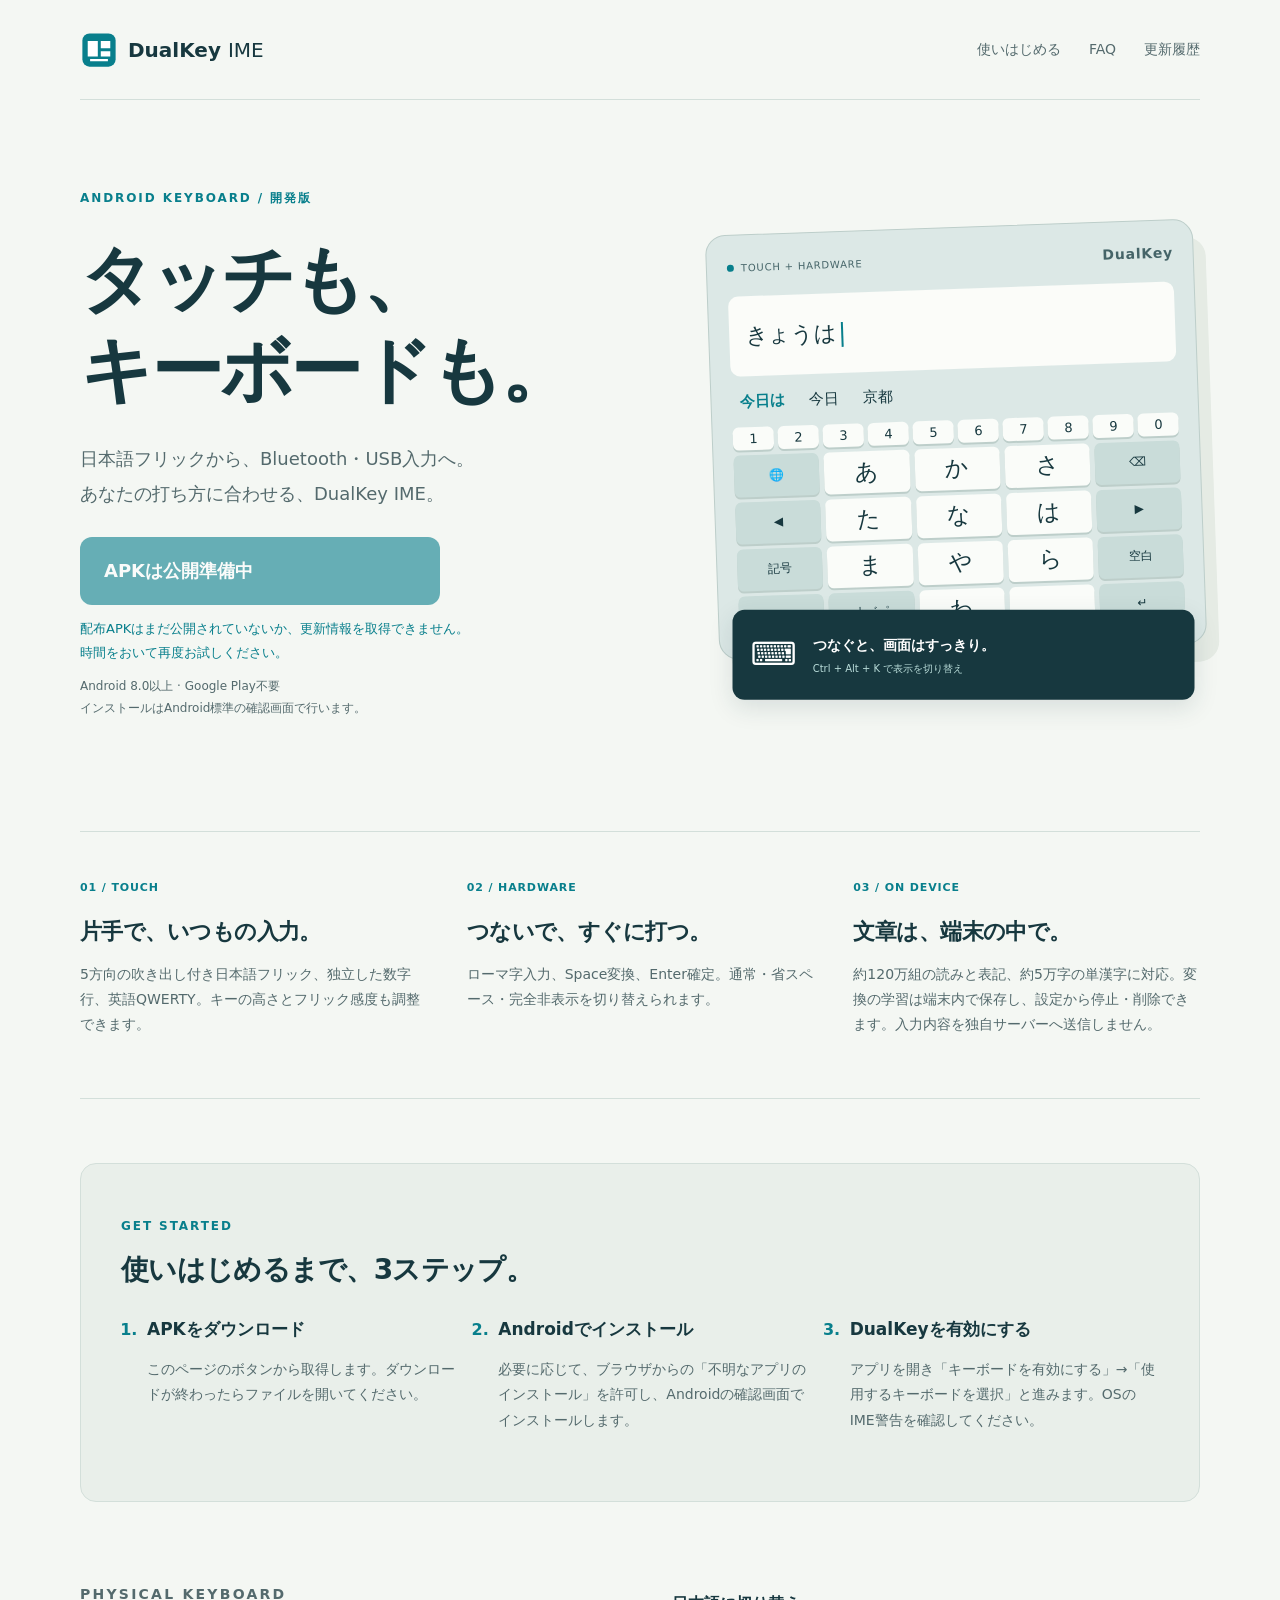
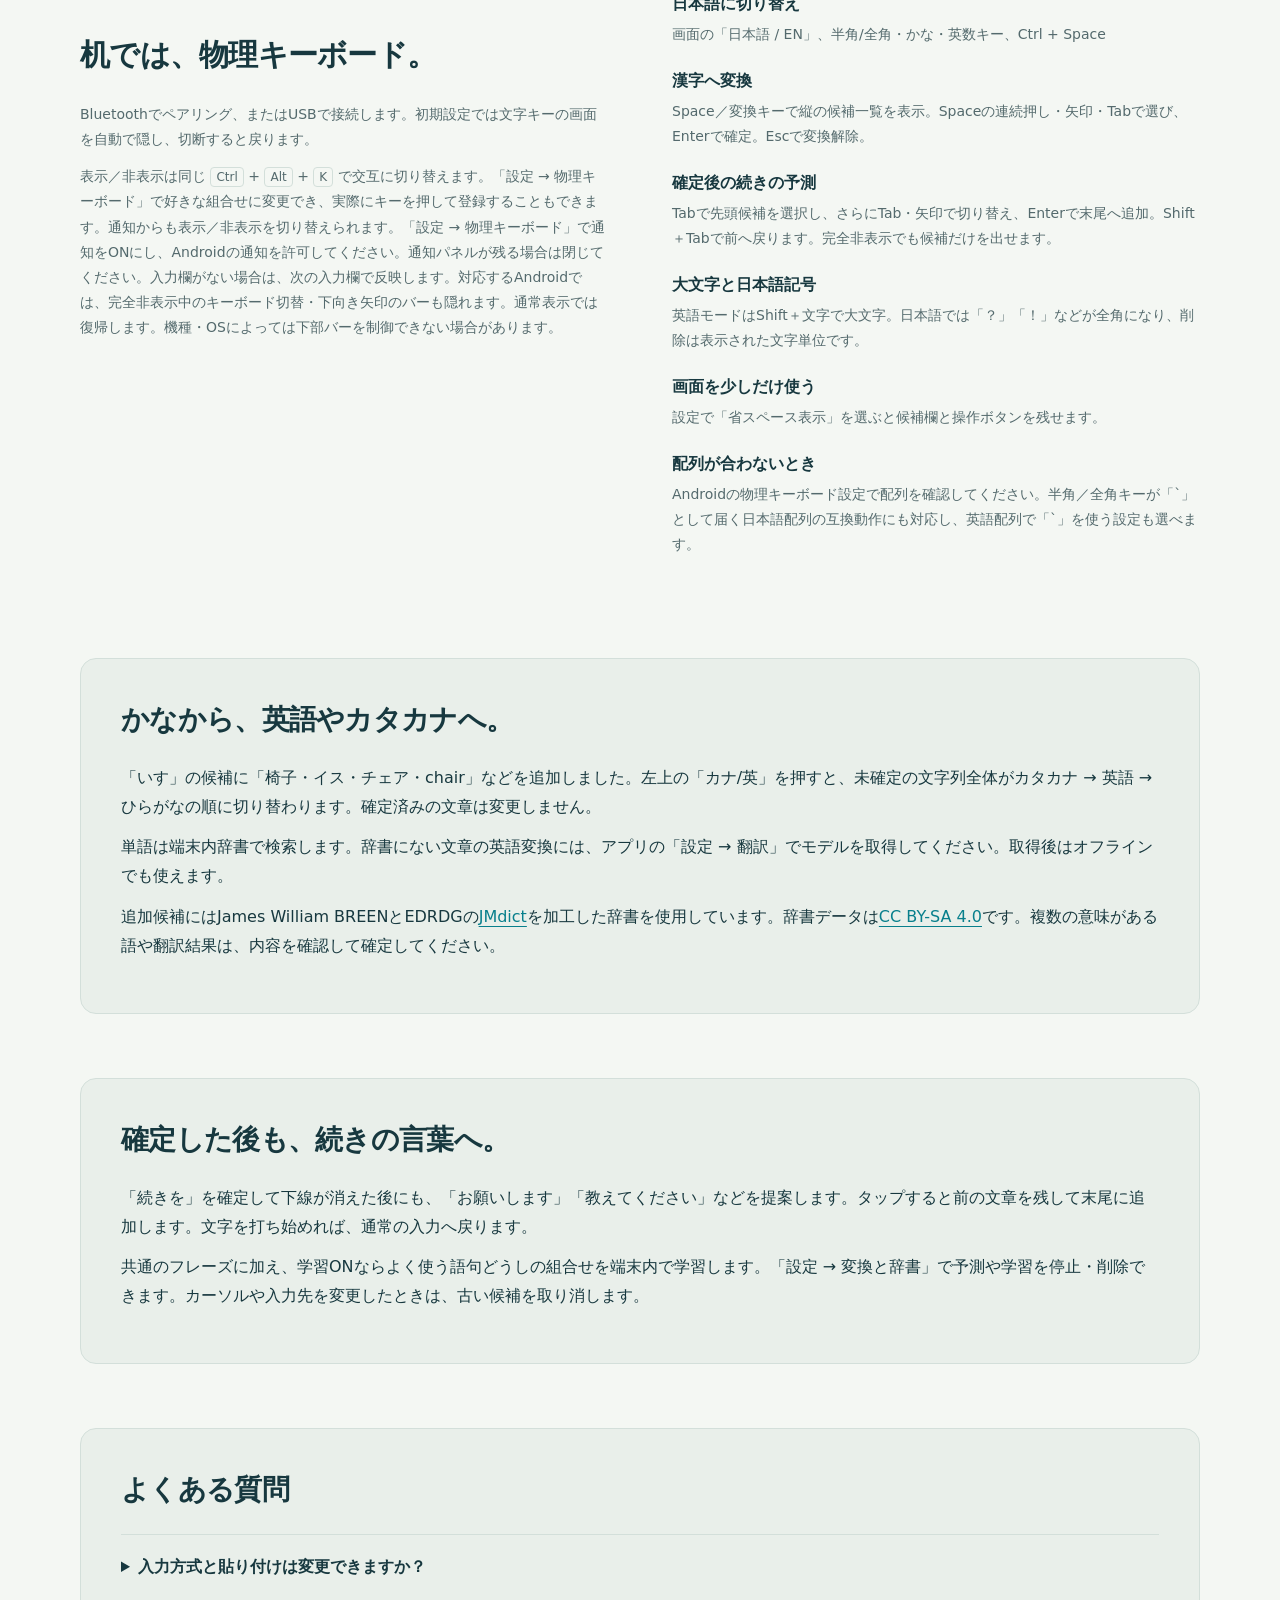
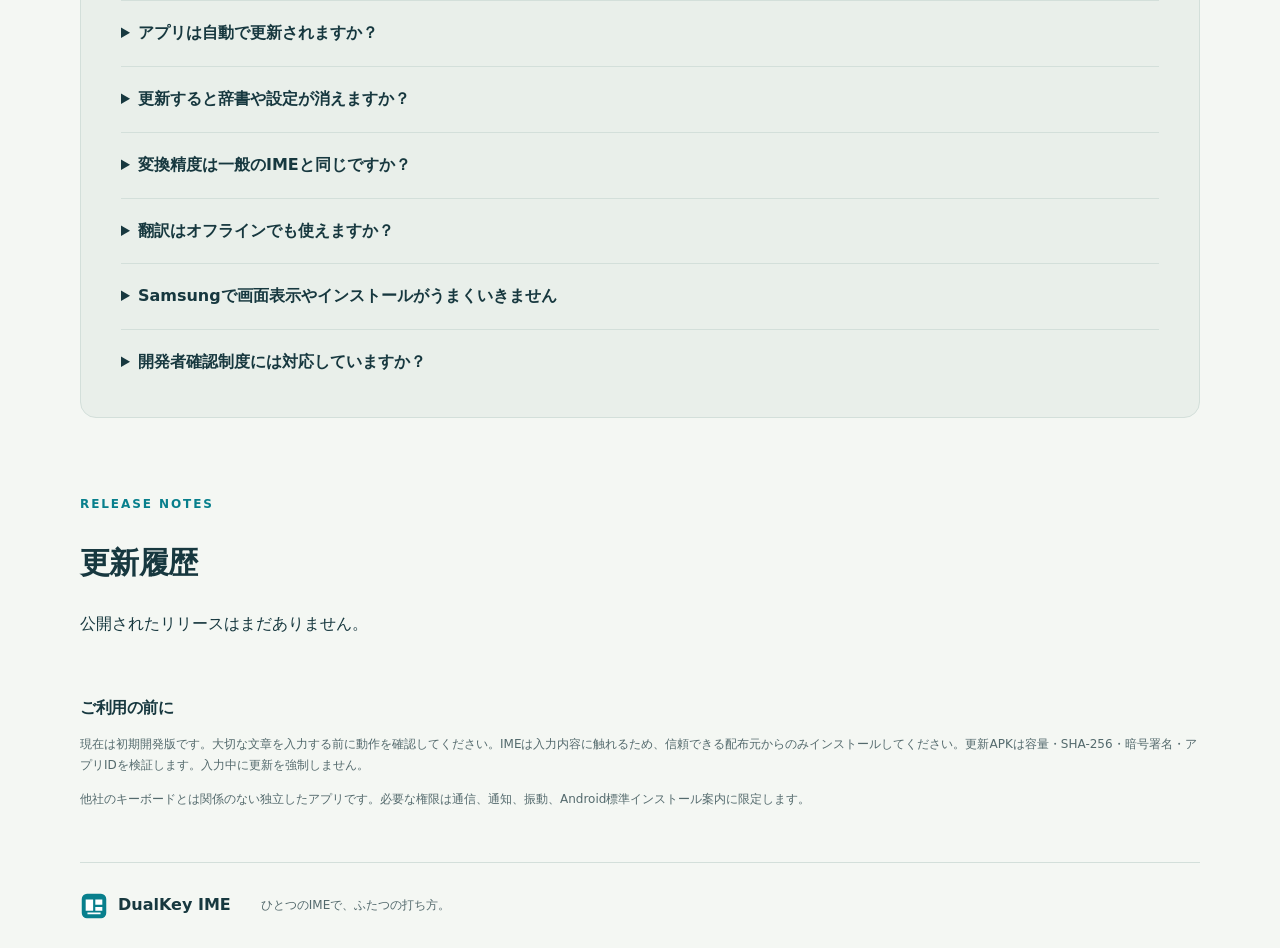
<file: index.html>
<!doctype html>
<html lang="ja">
<head>
  <meta charset="utf-8"><meta name="viewport" content="width=device-width,initial-scale=1">
  <meta name="description" content="日本語フリックと物理キーボードをひとつに。Android用キーボード DualKey IME の公式配布ページ。">
  <title>DualKey IME — タッチも、キーボードも。</title>
  <link rel="icon" href="icon.svg" type="image/svg+xml"><link rel="stylesheet" href="style.css">
  <script src="app.js" defer></script>
</head>
<body>
<header class="wrap"><a class="brand" href="#"><img src="icon.svg" width="38" height="38" alt=""><span>DualKey <b>IME</b></span></a><nav aria-label="ナビゲーション"><a href="#install">使いはじめる</a><a href="#faq">FAQ</a><a href="#history">更新履歴</a></nav></header>
<main>
<section class="hero wrap">
  <div class="hero-copy"><p class="eyebrow">ANDROID KEYBOARD / 開発版</p><h1>タッチも、<br>キーボードも。</h1><p class="lead">日本語フリックから、Bluetooth・USB入力へ。<br>あなたの打ち方に合わせる、DualKey IME。</p>
  <a id="download" class="download disabled" aria-disabled="true">APKをダウンロード <span aria-hidden="true">↓</span></a>
  <p id="release-status" class="release" role="status">正式な配布APKを確認しています…</p>
  <p class="small">Android 8.0以上 · Google Play不要<br>インストールはAndroid標準の確認画面で行います。</p></div>
  <div class="keyboard-demo" aria-label="DualKeyの日本語フリックキーボードのイメージ">
    <div class="demo-label"><span class="dot"></span> TOUCH + HARDWARE <b>DualKey</b></div>
    <div class="demo-input">きょうは<span class="caret"></span></div>
    <div class="demo-candidates"><b>今日は</b><span>今日</span><span>京都</span></div>
    <div class="demo-numbers" aria-hidden="true"><span>1</span><span>2</span><span>3</span><span>4</span><span>5</span><span>6</span><span>7</span><span>8</span><span>9</span><span>0</span></div>
    <div class="demo-keys" aria-hidden="true"><span class="sub">🌐</span><span>あ</span><span>か</span><span>さ</span><span class="sub">⌫</span><span class="sub">◀</span><span>た</span><span>な</span><span>は</span><span class="sub">▶</span><span class="sub">記号</span><span>ま</span><span>や</span><span>ら</span><span class="sub">空白</span><span class="sub">abc</span><span class="sub">小゛゜</span><span>わ</span><span>、</span><span class="sub">↵</span></div>
    <div class="connection"><span>⌨</span><div><b>つなぐと、画面はすっきり。</b><small>Ctrl + Alt + K で表示を切り替え</small></div></div>
  </div>
</section>
<section class="features wrap" aria-label="主な機能"><article><span>01 / TOUCH</span><h2>片手で、いつもの入力。</h2><p>5方向の吹き出し付き日本語フリック、独立した数字行、英語QWERTY。キーの高さとフリック感度も調整できます。</p></article><article><span>02 / HARDWARE</span><h2>つないで、すぐに打つ。</h2><p>ローマ字入力、Space変換、Enter確定。通常・省スペース・完全非表示を切り替えられます。</p></article><article><span>03 / ON DEVICE</span><h2>文章は、端末の中で。</h2><p>約120万組の読みと表記、約5万字の単漢字に対応。変換の学習は端末内で保存し、設定から停止・削除できます。入力内容を独自サーバーへ送信しません。</p></article></section>
<section class="wrap panel" id="install"><p class="eyebrow">GET STARTED</p><h2>使いはじめるまで、3ステップ。</h2><ol class="steps"><li><b>APKをダウンロード</b><p>このページのボタンから取得します。ダウンロードが終わったらファイルを開いてください。</p></li><li><b>Androidでインストール</b><p>必要に応じて、ブラウザからの「不明なアプリのインストール」を許可し、Androidの確認画面でインストールします。</p></li><li><b>DualKeyを有効にする</b><p>アプリを開き「キーボードを有効にする」→「使用するキーボードを選択」と進みます。OSのIME警告を確認してください。</p></li></ol></section>
<section class="wrap guide"><div><p class="eyebrow">PHYSICAL KEYBOARD</p><h2>机では、物理キーボード。</h2><p>Bluetoothでペアリング、またはUSBで接続します。初期設定では文字キーの画面を自動で隠し、切断すると戻ります。</p><p>表示／非表示は同じ <kbd>Ctrl</kbd> + <kbd>Alt</kbd> + <kbd>K</kbd> で交互に切り替えます。「設定 → 物理キーボード」で好きな組合せに変更でき、実際にキーを押して登録することもできます。通知からも表示／非表示を切り替えられます。「設定 → 物理キーボード」で通知をONにし、Androidの通知を許可してください。通知パネルが残る場合は閉じてください。入力欄がない場合は、次の入力欄で反映します。対応するAndroidでは、完全非表示中のキーボード切替・下向き矢印のバーも隠れます。通常表示では復帰します。機種・OSによっては下部バーを制御できない場合があります。</p></div><dl><dt>日本語に切り替え</dt><dd>画面の「日本語 / EN」、半角/全角・かな・英数キー、Ctrl + Space</dd><dt>漢字へ変換</dt><dd>Space／変換キーで縦の候補一覧を表示。Spaceの連続押し・矢印・Tabで選び、Enterで確定。Escで変換解除。</dd><dt>確定後の続きの予測</dt><dd>Tabで先頭候補を選択し、さらにTab・矢印で切り替え、Enterで末尾へ追加。Shift＋Tabで前へ戻ります。完全非表示でも候補だけを出せます。</dd><dt>大文字と日本語記号</dt><dd>英語モードはShift＋文字で大文字。日本語では「？」「！」などが全角になり、削除は表示された文字単位です。</dd><dt>画面を少しだけ使う</dt><dd>設定で「省スペース表示」を選ぶと候補欄と操作ボタンを残せます。</dd><dt>配列が合わないとき</dt><dd>Androidの物理キーボード設定で配列を確認してください。半角／全角キーが「`」として届く日本語配列の互換動作にも対応し、英語配列で「`」を使う設定も選べます。</dd></dl></section>
<section class="wrap panel"><h2>かなから、英語やカタカナへ。</h2><p>「いす」の候補に「椅子・イス・チェア・chair」などを追加しました。左上の「カナ/英」を押すと、未確定の文字列全体がカタカナ → 英語 → ひらがなの順に切り替わります。確定済みの文章は変更しません。</p><p>単語は端末内辞書で検索します。辞書にない文章の英語変換には、アプリの「設定 → 翻訳」でモデルを取得してください。取得後はオフラインでも使えます。</p><p>追加候補にはJames William BREENとEDRDGの<a href="https://www.edrdg.org/jmdict/j_jmdict.html">JMdict</a>を加工した辞書を使用しています。辞書データは<a href="https://creativecommons.org/licenses/by-sa/4.0/">CC BY-SA 4.0</a>です。複数の意味がある語や翻訳結果は、内容を確認して確定してください。</p></section>
<section class="wrap panel"><h2>確定した後も、続きの言葉へ。</h2><p>「続きを」を確定して下線が消えた後にも、「お願いします」「教えてください」などを提案します。タップすると前の文章を残して末尾に追加します。文字を打ち始めれば、通常の入力へ戻ります。</p><p>共通のフレーズに加え、学習ONならよく使う語句どうしの組合せを端末内で学習します。「設定 → 変換と辞書」で予測や学習を停止・削除できます。カーソルや入力先を変更したときは、古い候補を取り消します。</p></section>
<section class="wrap panel" id="faq"><h2>よくある質問</h2><details><summary>入力方式と貼り付けは変更できますか？</summary><p>「設定 → 入力とサイズ」で日英それぞれのフリック／QWERTYと、画面・物理Enterの動作を選べます。上部の貼り付けはタップで現在のコピー、長押しで履歴です。履歴保存は初期OFFで、ONの場合に入力中に取得できたコピーだけを端末内へ保存します。機密情報の完全な自動判別はできないため、秘密を扱う際はOFFを使ってください。</p></details><details><summary>アプリは自動で更新されますか？</summary><p>0.1.3以降は起動時に新バージョンを案内します。「更新する」を押すとアプリ内で取得・検証し、Androidの確認画面へ進みます。下部の「更新」からも確認できます。定期確認と自動ダウンロードは設定に従い、最後のインストールはAndroidの許可・確認を行います。</p></details><details><summary>更新すると辞書や設定が消えますか？</summary><p>同じアプリIDと署名鍵で更新する場合、設定とユーザー辞書は保持されます。アンインストールすると消えるため、更新のために削除しないでください。</p></details><details><summary>変換精度は一般のIMEと同じですか？</summary><p>0.1.5では単漢字・異体字を拡充し、候補一覧は追加ボタンなしで連続スクロールでき、表示部分だけを描画します。初回は最低64件で、背景検索の保護上限は10,000件です。日本語の学習がONなら、辞書で確認できる単語・語句へ分割して読み・表記・回数と単語の組合せを端末内へ保存し、よく使う候補を変換・予測の上位へ表示します。設定から停止・削除でき、パスワードや学習禁止の欄では保存・利用しません。長文・未知語の変換や端末フォントによる字形表示には制限があります。</p></details><details><summary>翻訳はオフラインでも使えますか？</summary><p>初回にWi-Fiで日本語モデル（約30MB）を取得した後は、端末内で日英相互翻訳を行います。Google ML Kitのモデル配布・診断通信が発生する場合があります。パスワード欄では翻訳と予測を無効にします。</p></details><details><summary>Samsungで画面表示やインストールがうまくいきません</summary><p>端末の「画面キーボードを表示」、ショートカット設定、Samsungのセキュリティ設定が影響する場合があります。端末の警告と管理者の設定に従ってください。このページは実機確認済みであることを保証しません。</p></details><details><summary>開発者確認制度には対応していますか？</summary><p>配布元の本人確認とアプリ登録は、Android Developer Consoleなどで別途必要になる場合があります。対象地域・配布方法・端末条件により異なります。<a href="https://developer.android.com/developer-verification/guides/faq">Android公式の最新情報</a>を確認してください。</p></details></section>
<section class="wrap history" id="history"><p class="eyebrow">RELEASE NOTES</p><h2>更新履歴</h2><div id="history-list"><p>公開されたリリースはまだありません。</p></div><p class="hash" id="hash"></p></section>
<section class="wrap notice"><h2>ご利用の前に</h2><p>現在は初期開発版です。大切な文章を入力する前に動作を確認してください。IMEは入力内容に触れるため、信頼できる配布元からのみインストールしてください。更新APKは容量・SHA-256・暗号署名・アプリIDを検証します。入力中に更新を強制しません。</p><p>他社のキーボードとは関係のない独立したアプリです。必要な権限は通信、通知、振動、Android標準インストール案内に限定します。</p></section>
</main>
<footer class="wrap"><a class="brand" href="#"><img src="icon.svg" width="28" height="28" alt="">DualKey IME</a><span>ひとつのIMEで、ふたつの打ち方。</span><a id="source" hidden>ソースコード</a></footer>
</body></html>
</file>
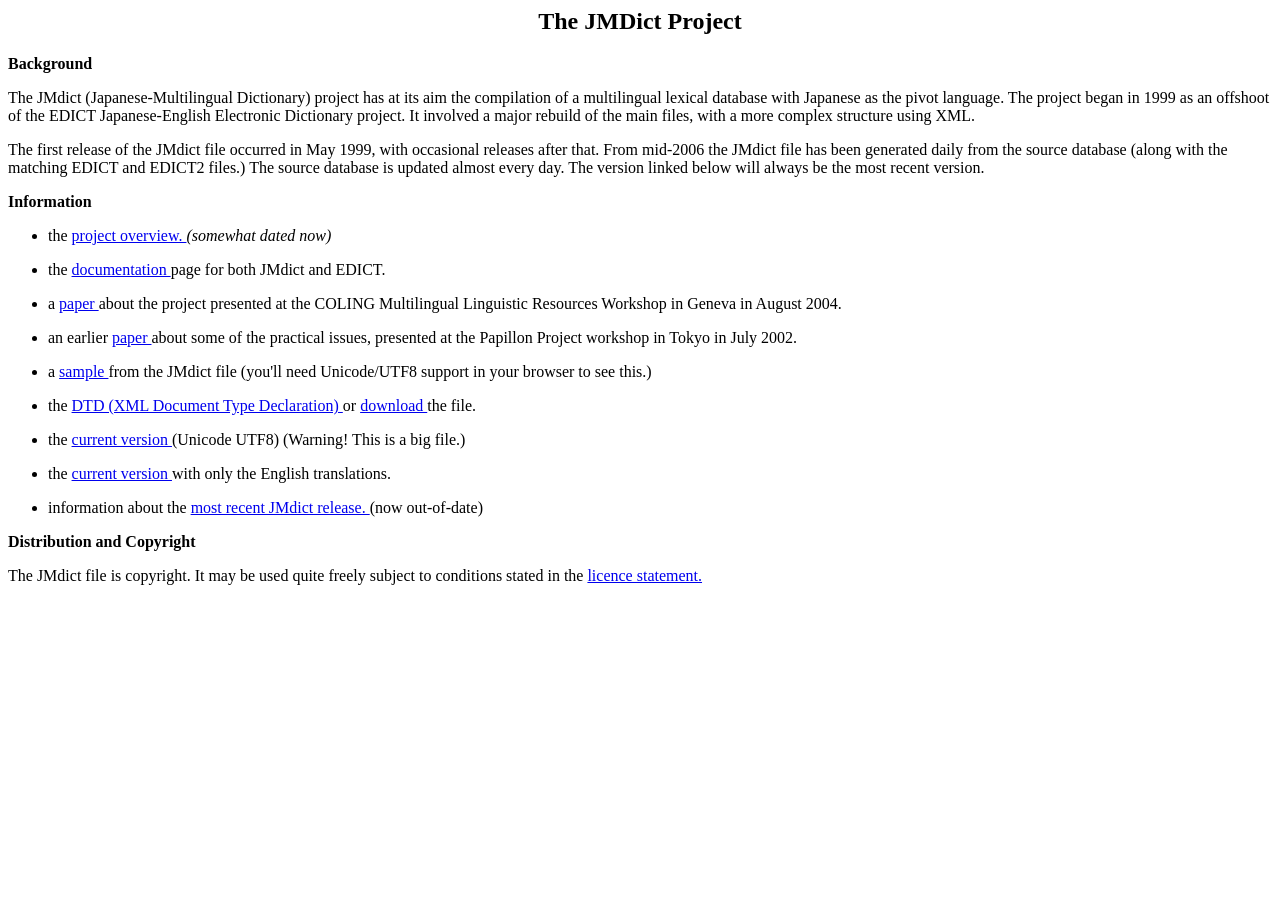
<file: app/src/main/assets/semantic/JMdict-documentation.html>
<!DOCTYPE html PUBLIC "-//W3C//DTD HTML 4.01 Transitional//EN">
<HTML>
<HEAD>
<META HTTP-EQUIV="Content-Type" CONTENT="text/html; charset=iso-8859-1">
<META NAME="Generator" CONTENT="Jim's Markup Program - V0.99">
<TITLE>The JMDict Project</TITLE>
</HEAD>
<BODY BGCOLOR="white">
<!-- DO NOT EDIT!!
This HTML document was generated by the "markup" program.
Edit the original file instead. -->
<H2 ALIGN=CENTER> The JMDict Project</H2>
<P>
<B>Background</B>
</P>
<P>
The JMdict (Japanese-Multilingual Dictionary) project has at its aim the 
compilation of a multilingual lexical 
database with Japanese as the pivot language.
The project began in 1999 as
an offshoot of the EDICT Japanese-English Electronic Dictionary project.
It involved a major rebuild of the main files, with a more complex
structure using XML.
</P>
<P>
The first release of the JMdict file occurred in May 1999, with
occasional releases after that. From mid-2006 the JMdict file has been 
generated daily from the source database
(along with the matching EDICT and EDICT2 files.)
The source database is updated almost every day. The version linked below
will always be the most recent version.
</P>
<P>
<B>Information</B>
</P>
<P>
</P>
<UL>
<LI>the 
 <a HREF="jmdict_proj_desc.html">project overview. </a>
<I>(somewhat dated now)</I>
<P>
</P>
</LI>
<LI>
the
 <a HREF="edict_doc.html">documentation </a>
page for both JMdict and EDICT.
<P>
</P>
</LI>
<LI>a 
 <a HREF="jmdictart.html">paper </a>
about the project presented at the COLING Multilingual 
Linguistic Resources Workshop in Geneva in August 2004. 
<P>
</P>
</LI>
<LI>an earlier
 <a HREF="ws2002_paper.html">paper </a>
about some of the practical issues, presented at the Papillon
Project workshop in Tokyo in July 2002.
<P>
</P>
</LI>
<LI>a 
 <a HREF="jmdict_sample.html">sample </a>
from the JMdict file
(you'll need Unicode/UTF8 support in your browser to see
this.)
<P>
</P>
</LI>
<LI>the 
 <a HREF="jmdict_dtd_h.html">DTD (XML Document Type Declaration) </a>
or 
 <a HREF="jmdict_dtd_v107">download </a>
the file.
<P>
</P>
</LI>
<LI>the
 <a HREF="ftp://ftp.edrdg.org/pub/Nihongo//JMdict.gz">current version </a>
(Unicode UTF8) (Warning! This is a big file.)
<P>
</P>
</LI>
<LI>the
 <a HREF="ftp://ftp.edrdg.org/pub/Nihongo//JMdict_e.gz">current version </a>
with only the English translations.
<P>
</P>
</LI>
<LI>information about the 
 <a HREF="jmdict_whatsnew.html">most recent JMdict release. </a>
(now out-of-date)
</LI>
</UL>
<P>
<B>Distribution and Copyright</B>
</P>
<P>
The JMdict file is copyright. It may be used quite freely
subject to conditions stated in the 
 <a HREF="http://www.edrdg.org/edrdg/licence.html">licence statement. </a>
</P>
<P>
</P>
</BODY></HTML>
</file>
<file: style.css>
:root{--ink:#17383f;--accent:#087f8c;--paper:#f4f7f3;--line:#d3dfda;--muted:#546a6d;color-scheme:light dark;font-family:system-ui,-apple-system,"Noto Sans JP",sans-serif;color:var(--ink);background:var(--paper)}*{box-sizing:border-box}html{scroll-behavior:smooth;scroll-padding-top:24px}body{margin:0;line-height:1.8}a{color:var(--accent);text-underline-offset:4px}.wrap{width:min(1120px,calc(100% - 48px));margin:auto}header{display:flex;justify-content:space-between;align-items:center;min-height:100px;border-bottom:1px solid var(--line)}.brand{display:flex;align-items:center;gap:10px;color:var(--ink);font-size:20px;font-weight:650;text-decoration:none}.brand b{font-weight:400}nav{display:flex;gap:28px;font-size:14px}nav a{text-decoration:none;color:var(--muted)}.hero{display:grid;grid-template-columns:1.15fr 1fr;gap:70px;align-items:center;padding-top:76px;padding-bottom:100px}.eyebrow{font-size:12px;letter-spacing:.16em;font-weight:750;color:var(--accent)}h1{font-size:clamp(42px,5.6vw,72px);line-height:1.28;letter-spacing:-.045em;margin:24px 0}h2{line-height:1.5;letter-spacing:-.025em}p{margin:12px 0}.lead{font-size:18px;line-height:1.95;color:var(--muted)}.download{margin-top:26px;display:flex;justify-content:space-between;align-items:center;max-width:360px;min-height:68px;background:var(--accent);color:white;font-size:18px;font-weight:650;text-decoration:none;border-radius:12px;padding:14px 24px;box-shadow:0 5px 0 #07545c;cursor:pointer}.download:hover{background:#076a76}.download.disabled{opacity:.6;cursor:default;box-shadow:none}.download span{font-size:28px}.release{font-size:13px;color:var(--accent);max-width:400px}.small{font-size:12px;color:var(--muted)}.keyboard-demo{background:#dce8e6;padding:20px;border:1px solid #bdceca;border-radius:20px;box-shadow:12px 18px 0 #e5ebe4;transform:rotate(-2deg);position:relative;margin-bottom:28px}.demo-label{display:flex;align-items:center;gap:7px;font-size:10px;letter-spacing:.08em;color:#456468}.demo-label b{margin-left:auto;font-size:14px}.dot{width:7px;height:7px;background:var(--accent);border-radius:50%}.demo-input{background:#fbfcf9;border-radius:10px;padding:20px 16px;margin-top:16px;font-size:22px}.caret{display:inline-block;width:2px;height:25px;background:var(--accent);vertical-align:middle;margin-left:4px}.demo-candidates{display:flex;gap:24px;font-size:15px;align-items:center;padding:12px 8px}.demo-candidates b{color:var(--accent)}.demo-numbers{display:grid;grid-template-columns:repeat(10,1fr);gap:4px;margin-bottom:5px}.demo-numbers span,.demo-keys span,.demo-footer span{background:#fafcf9;text-align:center;border-radius:6px;box-shadow:0 2px 0 #bdceca}.demo-numbers span{padding:3px 0;font-size:13px}.demo-keys{display:grid;grid-template-columns:repeat(3,1fr);gap:6px}.demo-keys span{min-height:55px;display:flex;align-items:center;justify-content:center;flex-direction:column;font-size:24px}.demo-keys small{font-size:9px;letter-spacing:3px;line-height:1.4;color:#6f8385}.demo-keys .sub{font-size:16px;background:#c9dcd9}.demo-footer{display:grid;grid-template-columns:1fr 2fr 1fr;gap:6px;margin-top:6px;font-size:12px}.demo-footer span{padding:8px 0}.connection{position:absolute;bottom:-48px;left:12px;right:12px;background:var(--ink);color:#fff;transform:rotate(2deg);padding:16px 18px;border-radius:12px;display:flex;align-items:center;gap:16px;box-shadow:0 8px 24px #17383f20}.connection>span{font-size:32px}.connection b{font-size:14px}.connection small{display:block;font-size:10px;color:#b8dbd8}.features{border-top:1px solid var(--line);border-bottom:1px solid var(--line);display:grid;grid-template-columns:repeat(3,1fr);gap:40px;padding:40px 0 48px}.features article>span{font-size:11px;font-weight:750;letter-spacing:.08em;color:var(--accent)}.features h2{font-size:22px;margin:14px 0}.features p{font-size:14px;color:var(--muted)}.panel{padding:40px;margin-top:64px;background:#e9efea;border:1px solid var(--line);border-radius:16px}.panel h2{font-size:28px;margin-top:0}.steps{display:grid;grid-template-columns:repeat(3,1fr);gap:38px;padding-left:22px}.steps li{padding-left:4px}.steps li::marker{font-weight:700;color:var(--accent)}.steps b{font-size:17px}.steps p{font-size:14px;color:var(--muted)}.guide{display:grid;grid-template-columns:1fr 1fr;gap:64px;padding-top:68px}.guide h2{font-size:30px}.guide p,.guide dd{font-size:14px;color:var(--muted)}kbd{border:1px solid var(--line);border-radius:4px;padding:2px 5px;font-family:inherit;font-size:12px}.guide dl{margin-top:20px}.guide dt{font-weight:650}.guide dd{margin:3px 0 20px}details{border-top:1px solid var(--line);padding:18px 0}details:last-child{padding-bottom:0}summary{font-weight:650;cursor:pointer;min-height:28px}details p{font-size:14px;color:var(--muted)}.history{padding-top:64px}.history h2{font-size:30px}.history article{border-top:1px solid var(--line);padding:18px 0}.history time{font-size:13px;color:var(--muted);margin-left:12px}.history ul{font-size:14px;padding-left:24px}.hash{font-size:11px;overflow-wrap:anywhere;color:var(--muted)}.notice{padding-top:32px;padding-bottom:40px}.notice h2{font-size:16px}.notice p{font-size:12px;color:var(--muted)}footer{display:flex;gap:30px;align-items:center;border-top:1px solid var(--line);padding:28px 0;font-size:12px;color:var(--muted)}footer .brand{font-size:16px}footer>a:last-child{margin-left:auto}a:focus-visible,summary:focus-visible{outline:3px solid #e1a92a;outline-offset:6px}@media(max-width:760px){.wrap{width:calc(100% - 36px)}header{min-height:78px}nav{gap:14px;font-size:12px}nav a:last-child{display:none}.hero{grid-template-columns:1fr;gap:46px;padding-top:34px;padding-bottom:76px}.hero-copy{max-width:520px}h1{font-size:52px}.lead{font-size:16px}.download{max-width:none}.keyboard-demo{width:min(380px,94%);justify-self:center}.features{grid-template-columns:1fr;gap:24px;padding:32px 0}.features h2{margin:6px 0}.panel{padding:24px;margin-top:40px}.panel h2{font-size:24px}.steps{grid-template-columns:1fr;gap:18px}.guide{grid-template-columns:1fr;gap:12px;padding-top:40px}.guide h2{font-size:26px}footer{flex-wrap:wrap;gap:12px}footer>span{width:100%}}@media(prefers-color-scheme:dark){:root{--ink:#e1eeeb;--paper:#142328;--line:#395158;--muted:#aec3c2;--accent:#6ed2ce}.download{background:#087f8c;box-shadow:0 5px 0 #06444b}.download:hover{background:#09636b}.panel{background:#1e3439}.keyboard-demo{color:#17383f;box-shadow:12px 18px 0 #21383c}.demo-candidates b{color:#087f8c}.connection{background:#30585f}.history{color:var(--ink)}}@media(prefers-reduced-motion:reduce){html{scroll-behavior:auto}}

/* Compact four-row keyboard preview. */
.demo-keys{grid-template-columns:repeat(5,minmax(0,1fr));gap:5px}.demo-keys span{min-height:42px;font-size:23px}.demo-keys .sub{font-size:12px}.demo-numbers span{padding:0}
</file>
